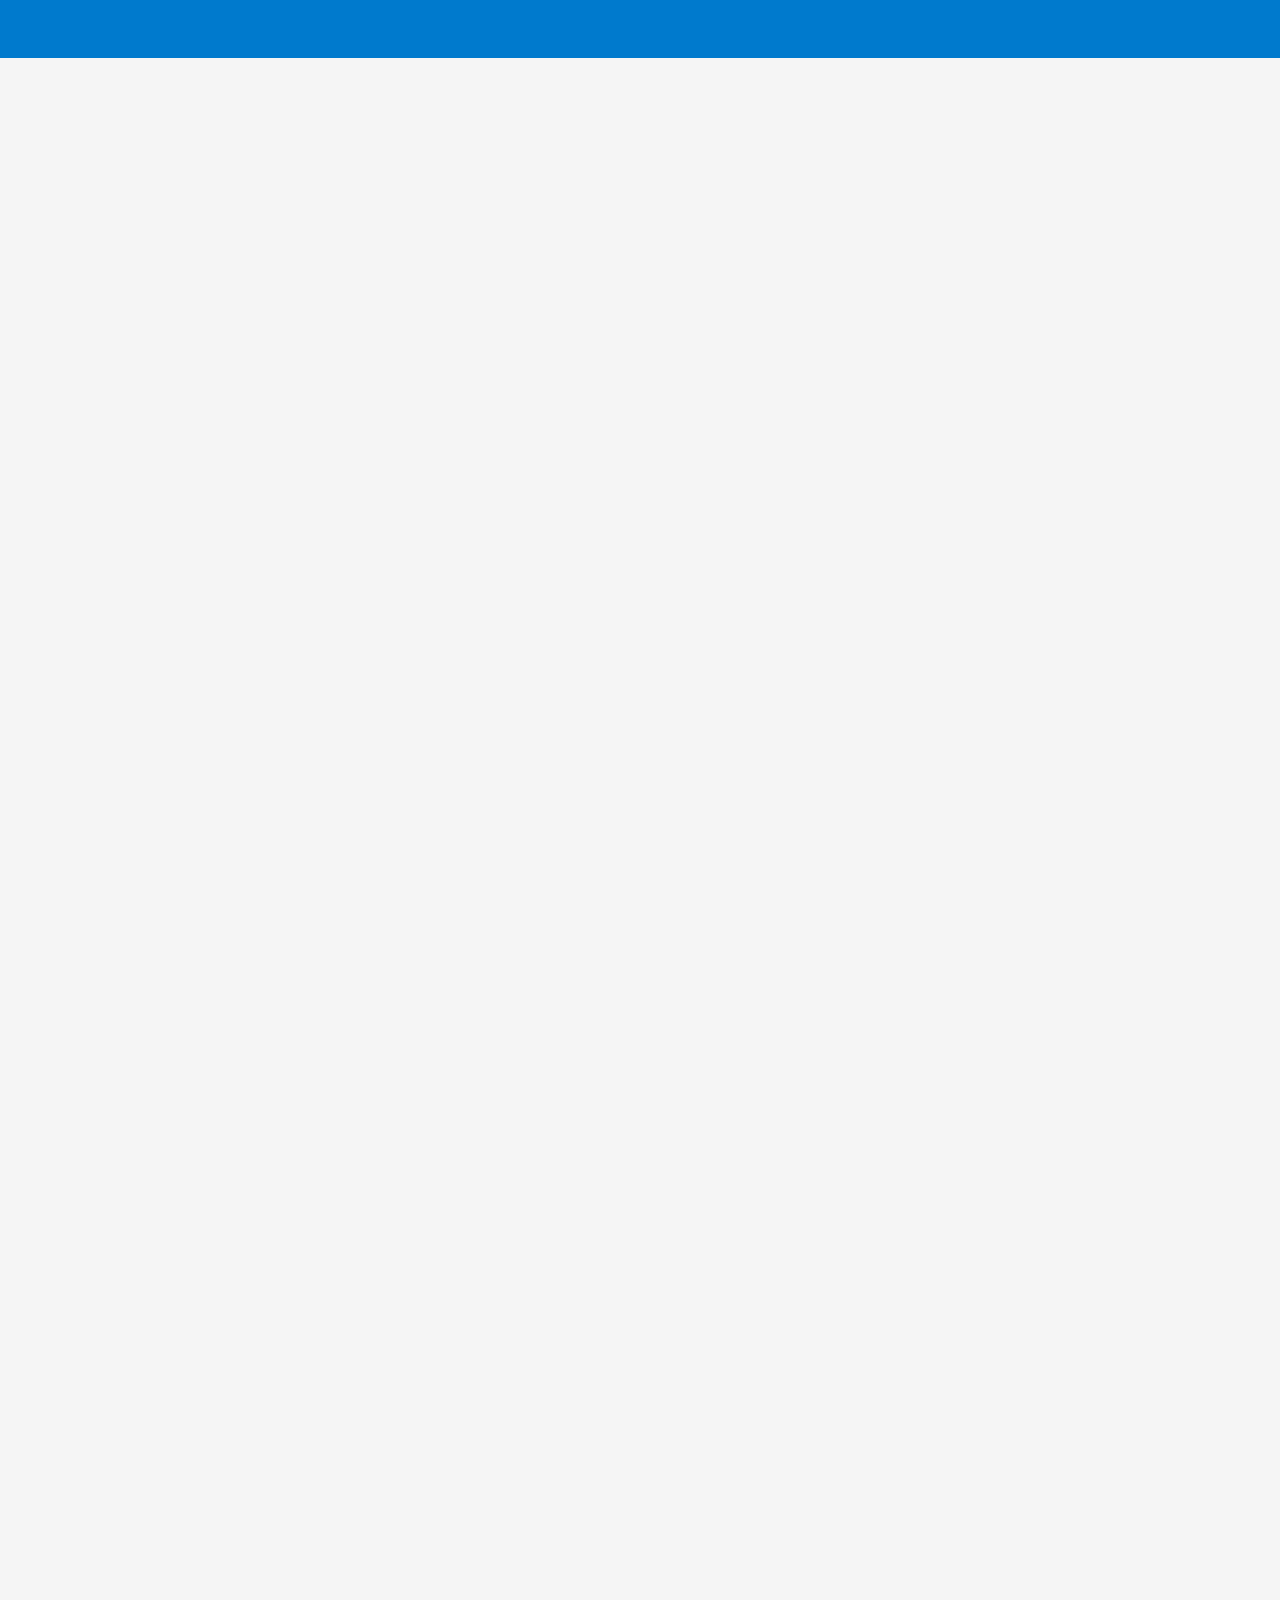
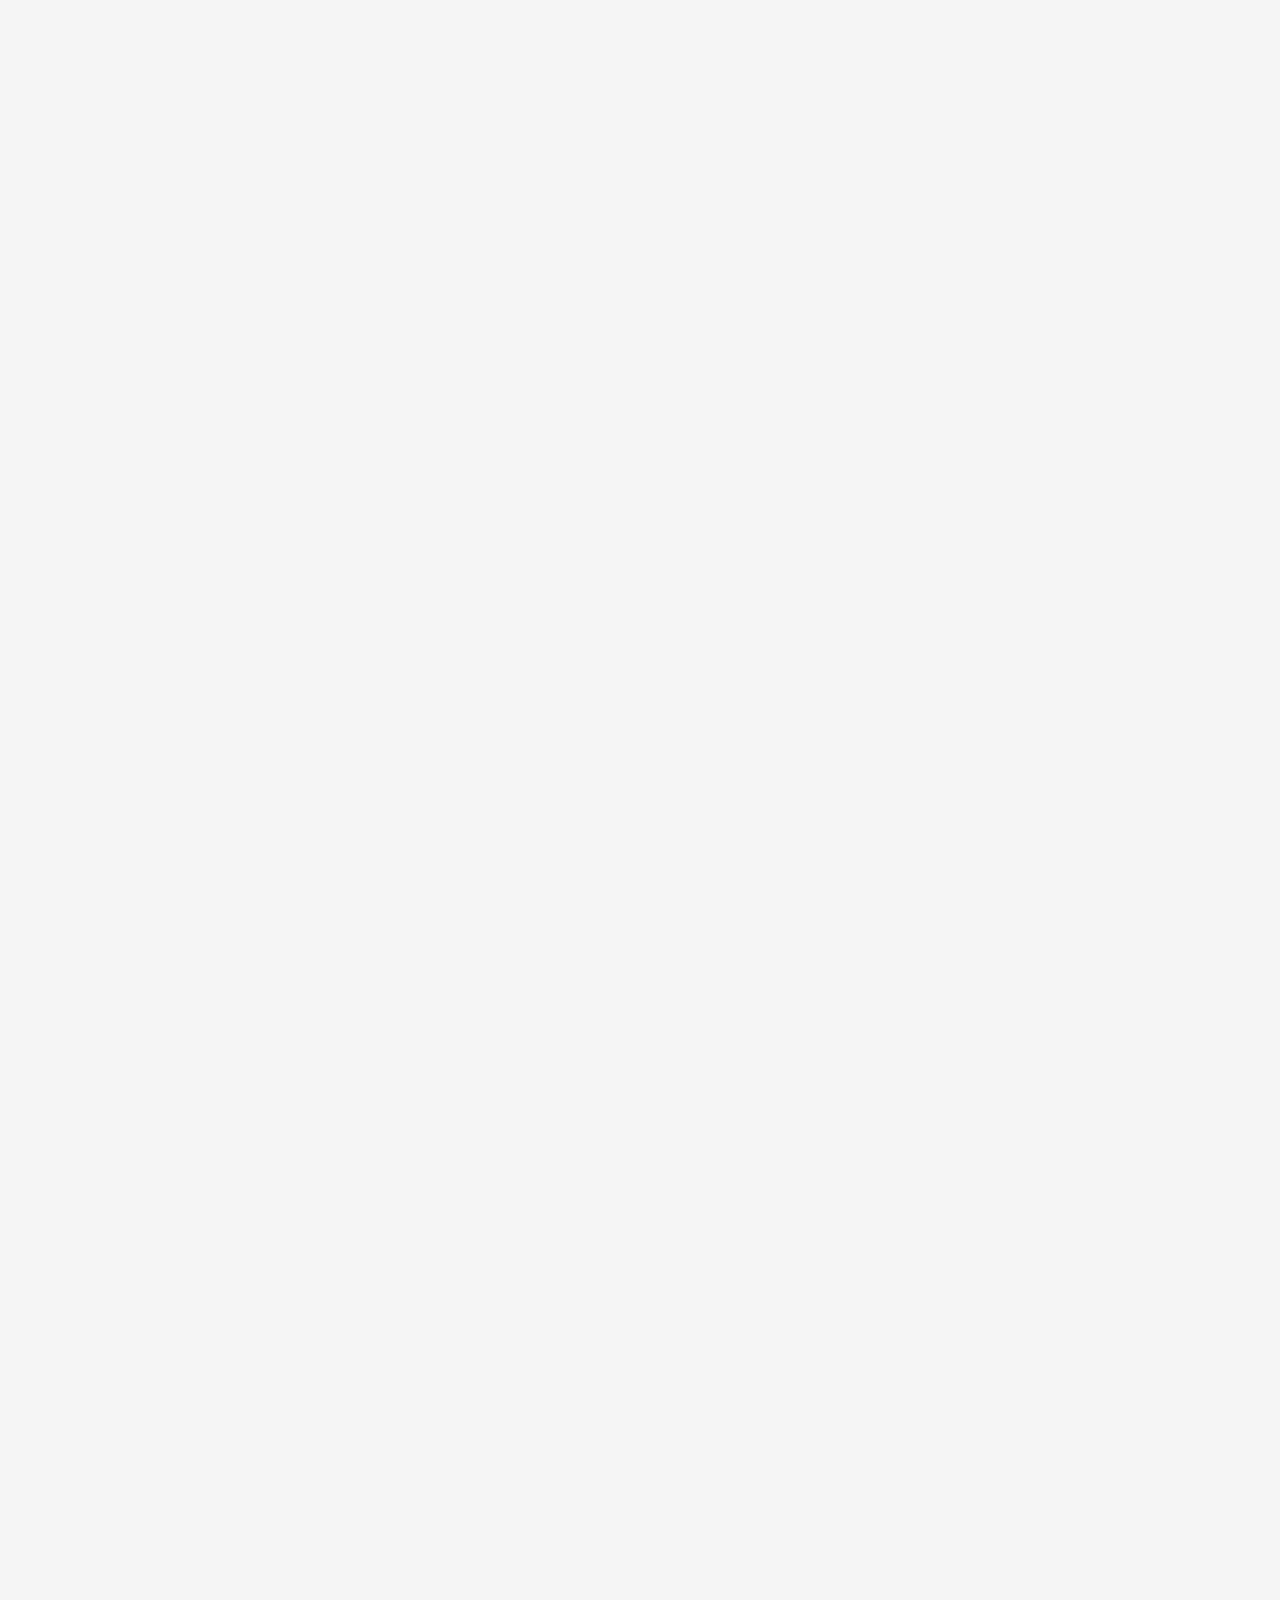
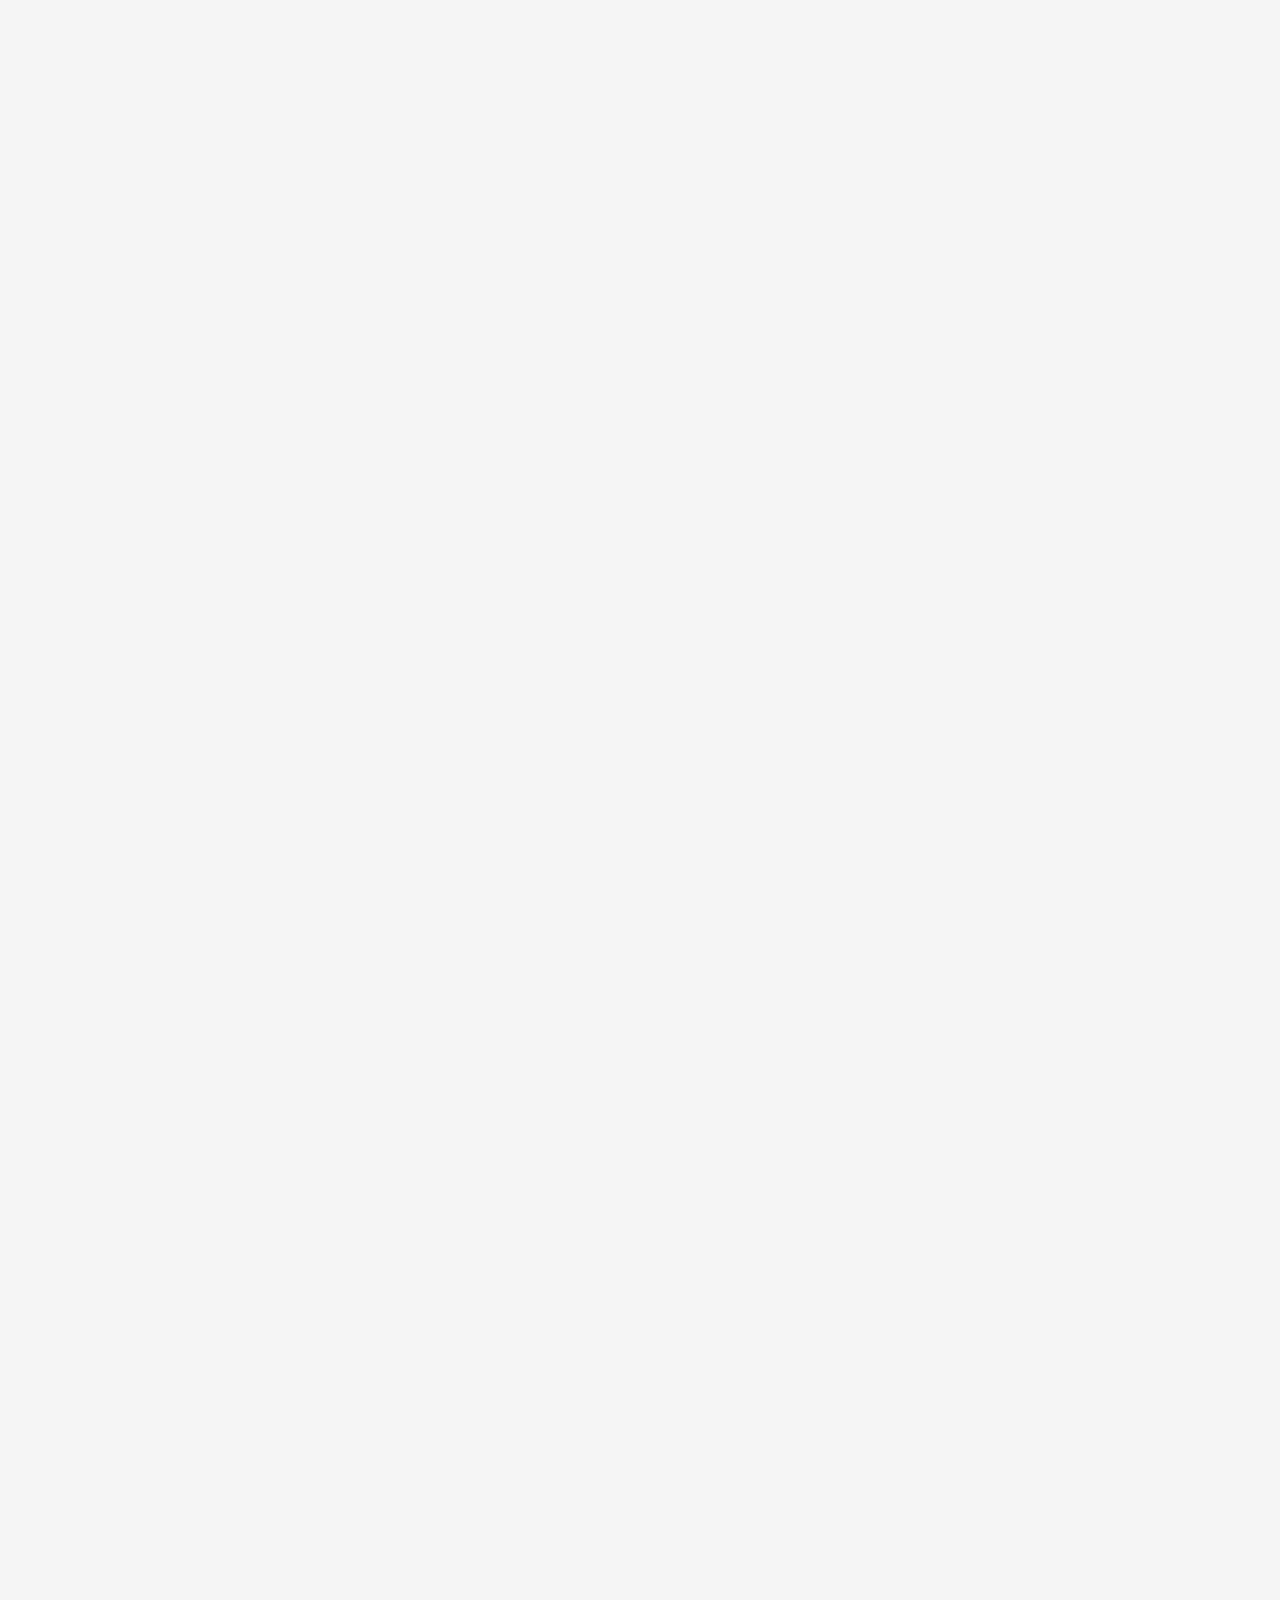
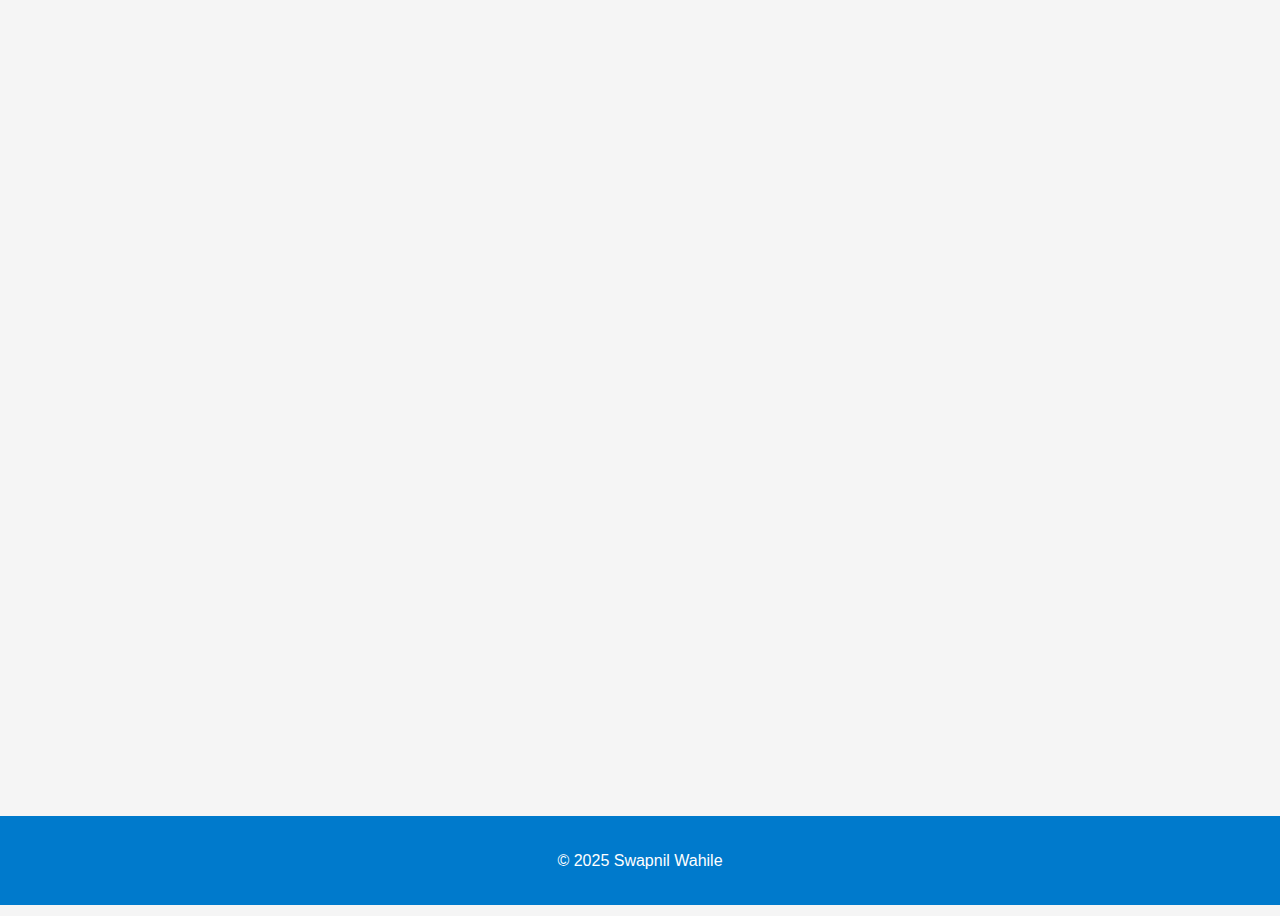
<file: index.html>
<!DOCTYPE html>
<html lang="en">
  <head>
    <meta charset="UTF-8" />
    <meta name="viewport" content="width=device-width, initial-scale=1.0" />
    <title>Swapnil Wahile - Portfolio</title>
    <link rel="stylesheet" href="style.css" />
    <link rel="icon" type="image/png" href="favicon.png" />
    <link
      rel="stylesheet"
      href="https://cdnjs.cloudflare.com/ajax/libs/font-awesome/6.4.0/css/all.min.css"
    />
    <!-- AOS CSS -->
    <link href="https://unpkg.com/aos@2.3.4/dist/aos.css" rel="stylesheet" />
  </head>
  <body>
    <div id="page-loader">
      <div class="loader">
        <div class="circle"></div>
        <div class="circle"></div>
        <div class="circle"></div>
        <div class="circle"></div>
      </div>
    </div>

    <header>
      <div class="container">
        <!-- <div class="logo">Swapnil</div> -->
        <nav>
          <div class="menu-toggle" id="mobile-menu">
            <span></span>
            <span></span>
            <span></span>
          </div>
          <div class="nav-links">
            <a href="#about" data-aos="fade-down" data-aos-delay="100">About</a>
            <a href="#experience" data-aos="fade-down" data-aos-delay="200"
              >Experience</a
            >
            <!-- <a href="#projects">Projects</a> -->
            <a href="#skills" data-aos="fade-down" data-aos-delay="300"
              >Skills</a
            >
            <a href="#contact" data-aos="fade-down" data-aos-delay="400"
              >Contact</a
            >
            <a href="#resume" data-aos="fade-down" data-aos-delay="500"
              >Resume</a
            >
          </div>
        </nav>
      </div>
    </header>

    <section id="about" data-aos="fade-down">
      <h2>About Me</h2>
      <div class="about-container">
        <div class="about-text">
          <p>
            Hello! I'm <strong>Swapnil Wahile</strong>, a Software Engineer from
            Pune, India. I have over 2 years of experience in building dynamic
            web applications using ReactJS and JavaScript. I'm passionate about
            crafting scalable, user-friendly solutions that enhance business
            operations.
          </p>

          <p>
            I completed my <strong>BE in Information Technology</strong> from
            Pune University in July 2023 with a CGPA of 9.3. Prior to that, I
            earned my <strong>Diploma in Computer Engineering</strong> from
            Government Polytechnic, Amravati in September 2020, securing 77.94%.
          </p>

          <p>
            Most recently, I was working as a
            <strong>Software Engineer Level II at Vmedulife Software</strong>,
            where I contributed to campus management solutions by focusing on
            frontend architecture, API integrations, and performance
            optimization.
          </p>
        </div>
        <img
          data-aos="flip-up"
          src="my-photo.png"
          alt="Swapnil Wahile"
          class="about-photo"
        />
      </div>
    </section>

    <section id="experience" data-aos="fade-up">
      <h2>Experience</h2>
      <div class="experience">
        <div class="card">
          <h3>Software Engineer Level II</h3>
          <p>
            <strong>Vmedulife Software, Pune</strong><br />Nov 2024 - Jun 2025
          </p>
          <ul>
            <li>
              Contributed to an ERP-based modular campus management system
              adopted by 500+ institutions, streamlining academic workflows and
              reducing manual reporting efforts by 40%.
            </li>
            <li>
              Integrated payment gateways (e.g., Razorpay) — resulting in 3x
              faster fee collection and a 25% reduction in transaction errors.
            </li>
            <li>
              Built and maintained modules for dynamic report generation and
              printing, cutting administrative processing time by 50%.
            </li>
            <li>
              Independently built a standalone React app for the NAAC committee
              to visualize academic result analysis — featuring dynamic charts,
              customizable tables and forms, question paper generation, and a
              responsive UI from Figma; improved stakeholder reporting
              turnaround by 60%.
            </li>
            <li>
              Delivered 15+ features over 6 release cycles using Agile
              methodology, ensuring consistent delivery and improvement.
            </li>
          </ul>
          <p>
            <strong>Technologies:</strong> ReactJS, Redux Toolkit, JavaScript,
            React Router, Bootstrap, CSS, REST APIs, Recharts.
          </p>
        </div>

        <div class="card" data-aos="fade-up">
          <h3>Jr. Software Engineer</h3>
          <p>
            <strong>NityaObject Software Services, Pune</strong><br />Jul 2023 -
            Oct 2024
          </p>
          <ul>
            <li>
              Contributed front-end development of a health service web app used
              by 5+ clinics, supporting 1,000+ monthly users for online
              consultations and report tracking.
            </li>
            <li>
              Enabled appointment scheduling and patient data management —
              reducing manual coordination by 70%.
            </li>
            <li>
              Implemented React Router and lazy loading for performance
              optimization, revamped authentication screens, and migrated legacy
              class-based components to modern function-based architecture.
            </li>
            <li>
              The platform enables scheduling, manages patient data such as
              reports and prescriptions, and tracks payment histories.
            </li>
            <li>
              By creating this application, We improved the efficiency and user
              experience of interactions between healthcare providers and
              clients, delivering a responsive and intuitive interface that
              streamlined operations.
            </li>
          </ul>
          <p>
            <strong>Technologies:</strong> ReactJS, JavaScript, React Router,
            Bootstrap, CSS, REST APIs, MUI
          </p>
        </div>

        <div class="card" data-aos="fade-up">
          <h3>Software Engineer Intern</h3>
          <p>
            <strong>NityaObject Software Services, Pune</strong><br />Feb 2023 -
            Jun 2023
          </p>
          <p>
            During my internship at NityaObject, I contributed to building a
            responsive health service application using ReactJS, focusing on
            creating reusable components to ensure a consistent user experience.
            I integrated RESTful APIs for efficient data handling and employed
            Git/GitHub for version control. Additionally, I validated and tested
            API endpoints using Postman to ensure robust functionality and
            performance.
          </p>
          <p>
            <strong>Technologies:</strong> ReactJS, REST APIs, GitHub, Postman
          </p>
        </div>
      </div>
    </section>

    <section id="projects" data-aos="fade-up">
      <h2>Projects</h2>
      <div class="projects">
        <div class="card">
          <h3>Collaborative Learning Tracker</h3>
          <p>
            A feature-rich web app designed to help students and mentors
            collaboratively plan and track study schedules. Users can create
            personalized study plans, add tasks with deadlines, and monitor
            progress through interactive charts and dashboards. The application
            leverages React for a responsive UI, Bootstrap for styling, and
            Socket.IO for real-time collaboration — ensuring updates are
            instantly visible across all participants.
          </p>
          <ul>
            <li>
              <strong>Real-time task updates:</strong> See additions and
              completions live, fostering teamwork.
            </li>
            <li>
              <strong>Calendar planner:</strong> Schedule study sessions and
              view upcoming deadlines.
            </li>
            <li>
              <strong>Rich notes & resources:</strong> Share detailed study
              materials with collaborators.
            </li>
            <li>
              <strong>Progress visualization:</strong> Track completion rates by
              subject using charts.
            </li>
            <li>
              <strong>Dark/light mode:</strong> Enhanced usability for long
              study hours.
            </li>
          </ul>
          <p>
            Deployed on Vercel with CI/CD integration for seamless updates on
            each Git push.
          </p>
          <a
            class="btn"
            href="https://collaborative-learning-tracker.vercel.app/"
            target="_blank"
          >
            Visit App <i class="fas fa-up-right-from-square"></i>
          </a>
        </div>
        <!-- <div class="card">
          <h3>Event Management App</h3>
          <p>
            Web platform to schedule and manage events, activities, vendors, and
            guests with interactive dashboards.
          </p>
        </div> -->
      </div>
    </section>

    <section id="skills" data-aos="fade-up">
      <h2>Skills</h2>
      <h3>Languages & Frameworks:</h3>
      <div class="grid soft-skills">
        <div>ReactJS</div>
        <div>JavaScript</div>
        <div>Redux</div>
        <div>HTML</div>
        <div>CSS</div>
        <div>SCSS</div>
        <div>Bootstrap</div>
        <div>MUI</div>
      </div>
      <h3>Tools & Platforms:</h3>
      <div class="grid soft-skills">
        <div>Git</div>
        <div>GitHub</div>
        <div>JIRA</div>
        <div>Postman</div>
        <div>Linux</div>
      </div>
      <h3>Concepts:</h3>
      <div class="grid soft-skills">
        <div>OOP</div>
        <div>Data Structures</div>
        <div>RESTful APIs</div>
        <div>State Management</div>
        <div>Browser Debugging</div>
        <div>React Hooks</div>
        <div>React Routing</div>
        <div>Lazy Loading</div>
        <div>Unit Testing</div>
        <div>Performance Optimization</div>
        <div>Responsive Design</div>
      </div>
      <h3>Libraries Experienced With:</h3>
      <div class="grid soft-skills">
        <div>Formik</div>
        <div>Yup</div>
        <div>React-Toastify</div>
        <div>Moment js</div>
        <div>Rechart js</div>
        <div>Axios</div>
        <div>React Router</div>
        <div>MUI</div>
        <div>i18next</div>
      </div>
      <h3>Soft Skills:</h3>
      <div class="grid soft-skills">
        <div>Problem Solving</div>
        <div>Critical Thinking</div>
        <div>Teamwork</div>
        <div>Communication</div>
        <div>Adaptability</div>
        <div>Eagerness to Learn</div>
        <div>Collaboration</div>
      </div>
    </section>

    <section id="certs" data-aos="fade-up">
      <h2>Certifications</h2>
      <div class="grid certs">
        <div class="card">
          <p>
            <strong>Data Structures</strong><br />
            University of California San Diego and offered through Coursera -
            Dec 2022
          </p>
          <a
            class="btn"
            href="https://www.coursera.org/account/accomplishments/verify/EGBBTHXQCBV4"
            target="_blank"
            >View Certificate <i class="fas fa-up-right-from-square"></i
          ></a>
        </div>
        <div class="card">
          <p>
            <strong
              >Oracle Autonomous Database Cloud 2021 Certified
              Specialist</strong
            ><br />
            Oracle University - Jan 2022
          </p>
          <a
            class="btn"
            href="https://drive.google.com/file/d/15kWQ5N6kHrHjVLm3aNl6g6pO9kbIphWc/view"
            target="_blank"
            >View Certificate <i class="fas fa-up-right-from-square"></i
          ></a>
        </div>
        <div class="card">
          <p>
            <strong
              >Oracle Cloud Infrastructure Foundations 2021 Certified
              Associate</strong
            ><br />
            Oracle University - Dec 2021
          </p>
          <a
            class="btn"
            href="https://drive.google.com/file/d/1m7yg5olPRSaNH8R6D-5z4yG2BG2vZJBm/view"
            target="_blank"
            >View Certificate <i class="fas fa-up-right-from-square"></i
          ></a>
        </div>
      </div>
    </section>

    <section id="awards" data-aos="fade-up">
      <h2>Awards</h2>
      <div class="grid awards">
        <div>
          Emerging Star Award for outstanding contributions and dedication.
        </div>
        <div>
          Optimized web applications to improve performance and user experience.
        </div>
      </div>
    </section>

    <section id="contact" data-aos="fade-up">
      <h2>Contact</h2>
      <p>
        <i class="fas fa-envelope"></i>
        Email:
        <a href="mailto:swapnilwahile24@gmail.com">swapnilwahile24@gmail.com</a
        ><br />

        <i class="fas fa-phone"></i>
        Phone: <a href="tel:+917350063400">(+91) 7350063400</a><br />

        <i class="fab fa-github"></i>
        GitHub:
        <a href="https://github.com/SwapnilWahile" target="_blank"
          >github.com/SwapnilWahile</a
        ><br />

        <i class="fab fa-linkedin"></i>
        LinkedIn:
        <a
          href="https://www.linkedin.com/in/swapnil-wahile-752a48220"
          target="_blank"
          >linkedin.com/in/swapnil-wahile</a
        >
      </p>
    </section>

    <section id="resume" data-aos="fade-up">
      <h2>Resume</h2>
      <p>You can view my full resume below:</p>
      <a class="btn" href="swapnil wahile resume_.pdf" target="_blank"
        >View Resume <i class="fas fa-up-right-from-square"></i
      ></a>
    </section>

    <section id="get-in-touch" data-aos="fade-up">
      <h2>Get In Touch</h2>
      <p>
        My inbox is always open for discussing frontend engineering roles,
        building intuitive and high-performance web applications, or exploring
        innovative UI/UX solutions. Whether you have a potential opportunity, a
        challenging project, or simply want to chat about modern JavaScript
        frameworks and scalable frontend architectures — feel free to reach out.
        I'd love to connect and collaborate!
      </p>
      <a class="btn" href="mailto:swapnilwahile24@gmail.com">Mail Me</a>
    </section>

    <footer>&copy; 2025 Swapnil Wahile</footer>

    <script src="script.js"></script>
    <!-- AOS JS -->
    <script src="https://unpkg.com/aos@2.3.4/dist/aos.js"></script>
  </body>
</html>
</file>
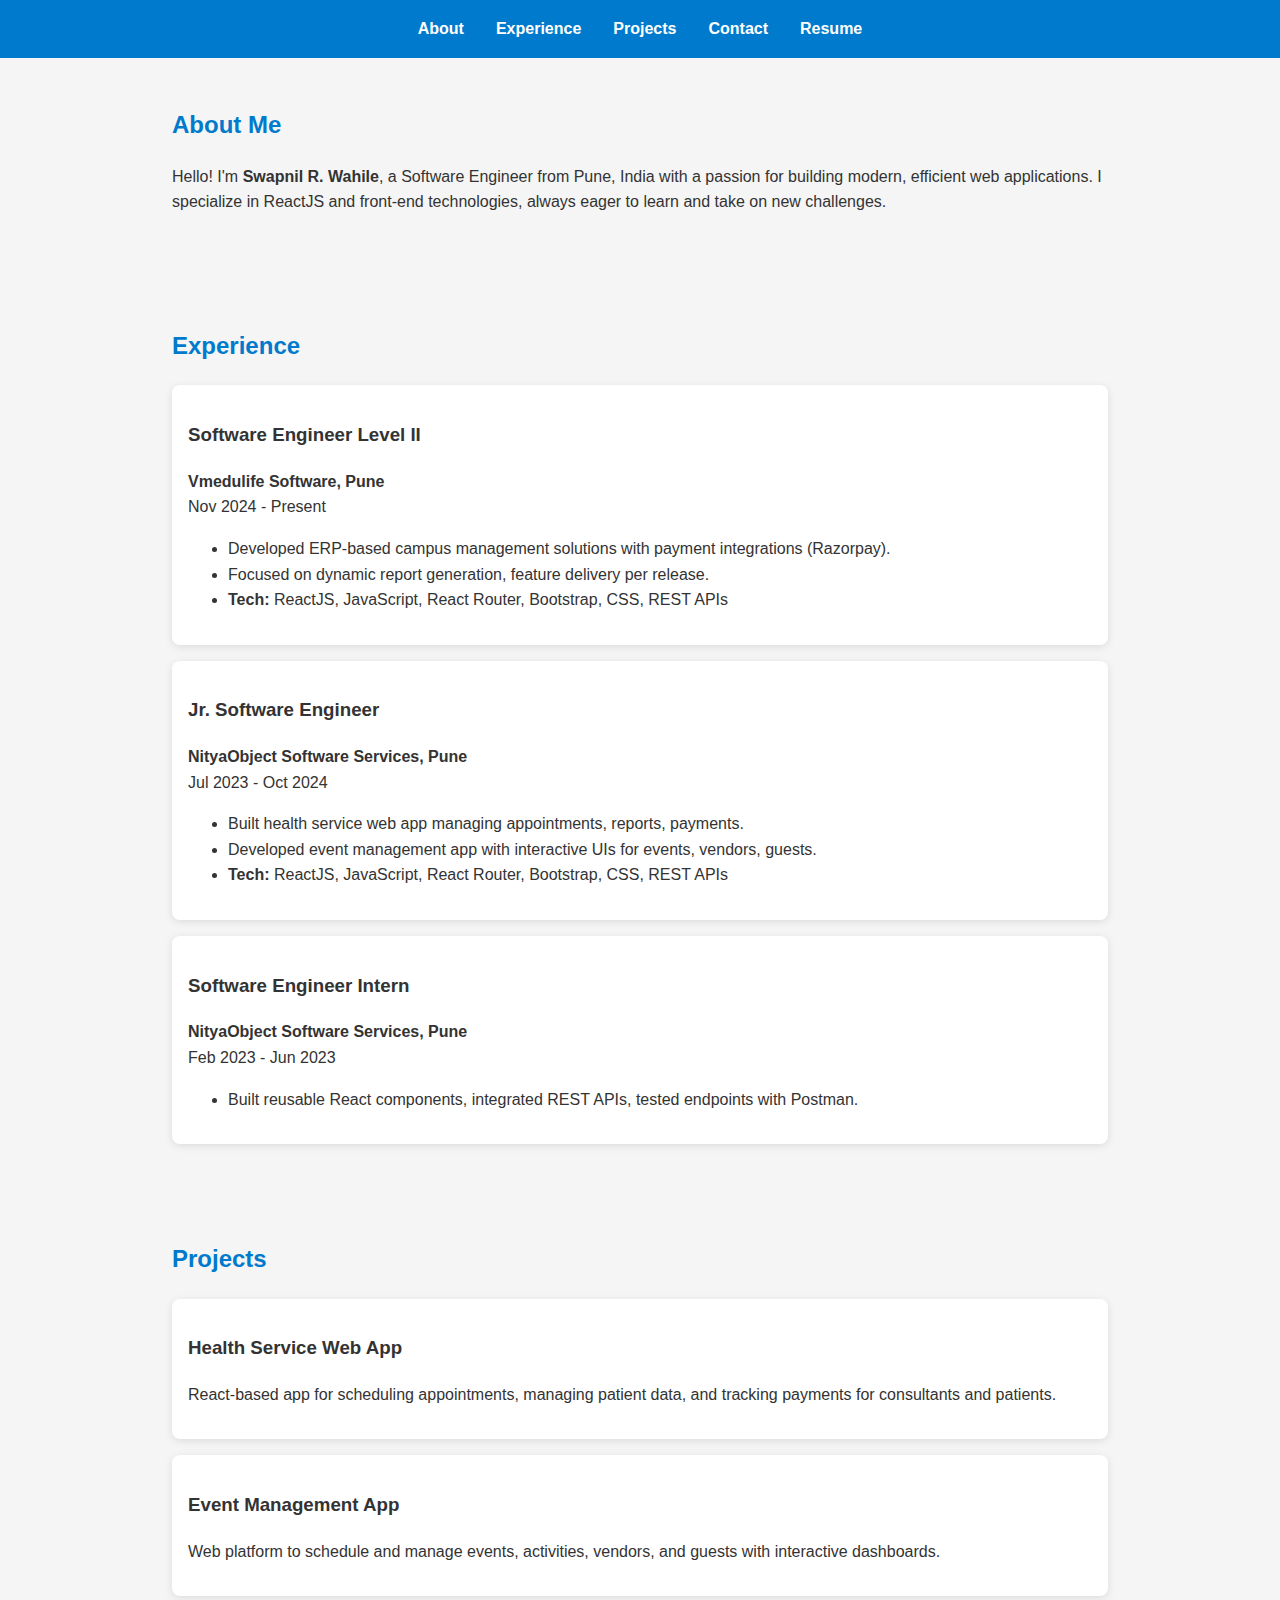
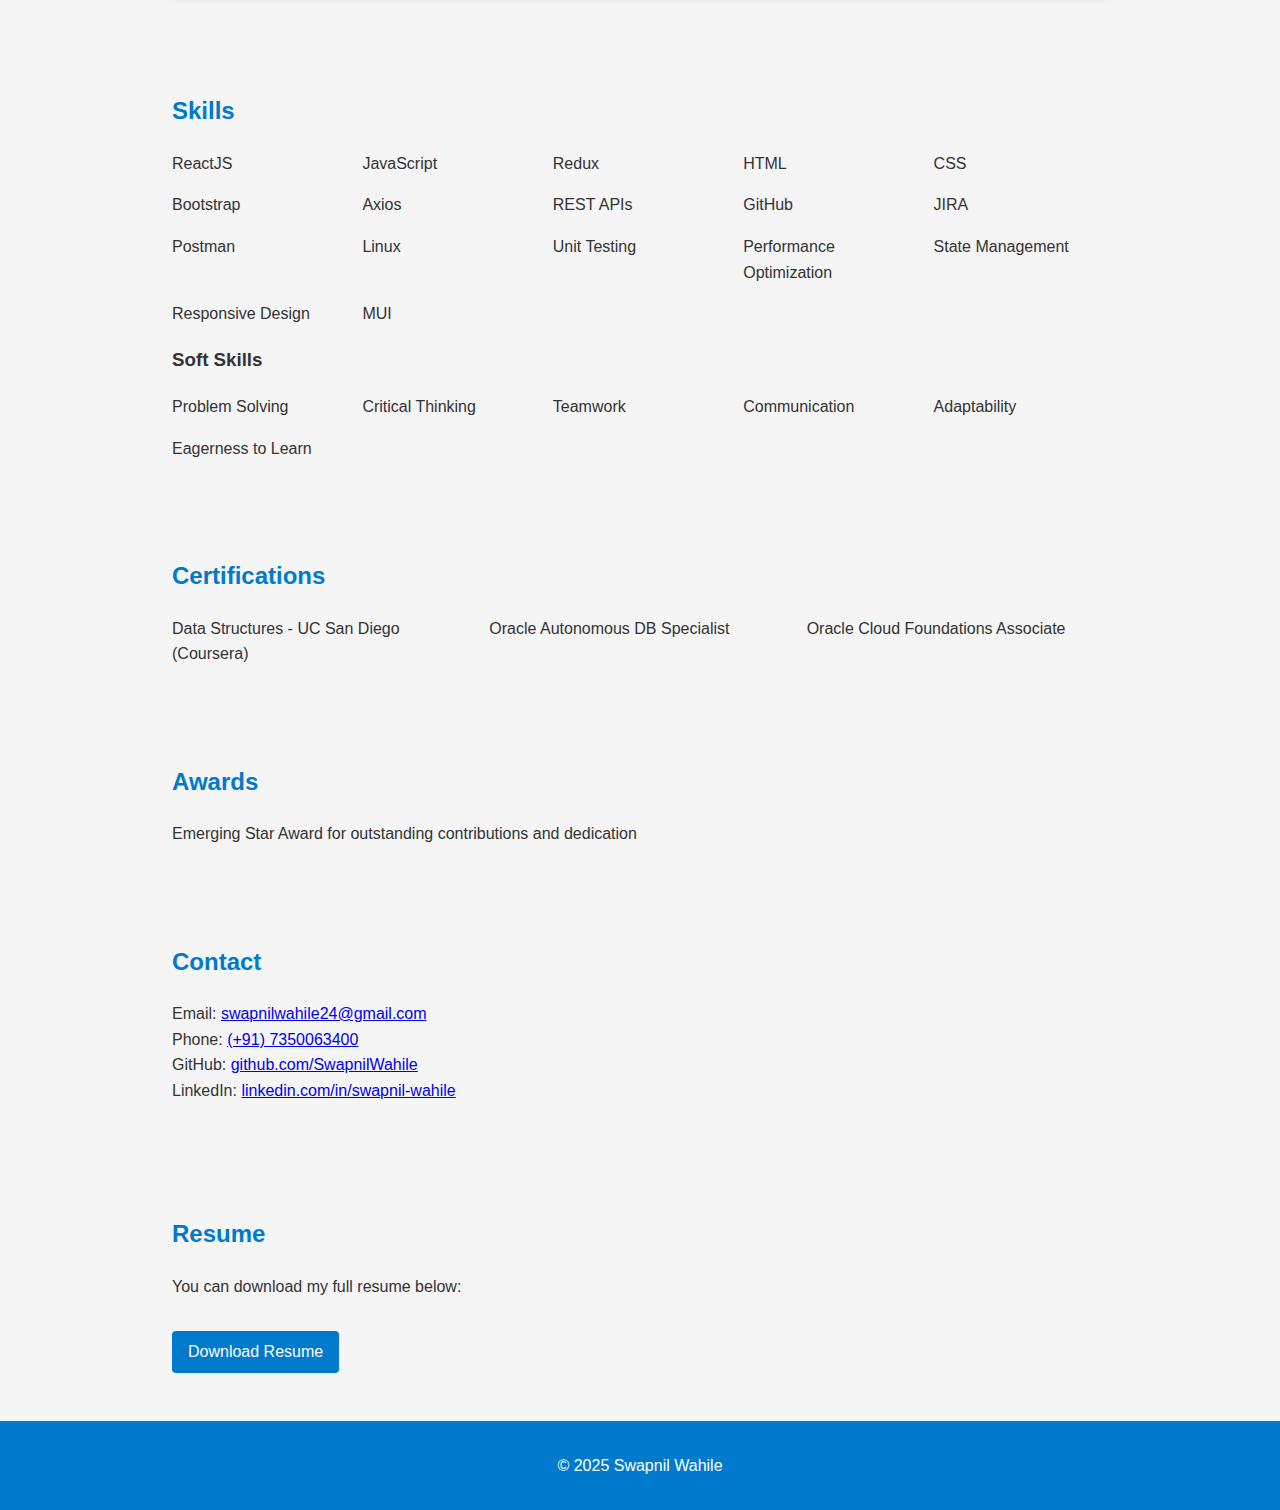
<file: portfolio.html>
<!DOCTYPE html>
<html lang="en">
<head>
  <meta charset="UTF-8" />
  <meta name="viewport" content="width=device-width, initial-scale=1.0"/>
  <title>Swapnil Wahile - Portfolio</title>
  <style>
    :root {
      --primary: #007acc;
      --secondary: #f5f5f5;
      --dark: #333;
      --light: #fff;
    }
    * {
      box-sizing: border-box;
      scroll-behavior: smooth;
    }
    body {
      font-family: 'Segoe UI', Tahoma, Geneva, Verdana, sans-serif;
      line-height: 1.6;
      margin: 0;
      background: var(--secondary);
      color: var(--dark);
    }
    header {
      background: var(--primary);
      color: var(--light);
      padding: 1rem 2rem;
      position: sticky;
      top: 0;
      z-index: 1000;
    }
    header nav {
      display: flex;
      justify-content: center;
      gap: 2rem;
    }
    header nav a {
      color: var(--light);
      text-decoration: none;
      font-weight: bold;
    }
    header nav a:hover {
      text-decoration: underline;
    }
    section {
      padding: 3rem 2rem;
      max-width: 1000px;
      margin: auto;
    }
    h2 {
      margin-top: 0;
      color: var(--primary);
    }
    .grid {
      display: grid;
      gap: 1rem;
    }
    .skills, .soft-skills, .certs, .awards {
      grid-template-columns: repeat(auto-fit, minmax(150px, 1fr));
    }
    .experience, .projects {
      display: flex;
      flex-direction: column;
      gap: 1rem;
    }
    .card {
      background: var(--light);
      padding: 1rem;
      border-radius: 8px;
      box-shadow: 0 2px 8px rgba(0,0,0,0.1);
    }
    footer {
      text-align: center;
      padding: 2rem;
      background: var(--primary);
      color: var(--light);
    }
    a.btn {
      display: inline-block;
      margin-top: 1rem;
      background: var(--primary);
      color: var(--light);
      padding: 0.5rem 1rem;
      border-radius: 4px;
      text-decoration: none;
    }
    a.btn:hover {
      background: #005fa3;
    }
  </style>
</head>
<body>

<header>
  <nav>
    <a href="#about">About</a>
    <a href="#experience">Experience</a>
    <a href="#projects">Projects</a>
    <a href="#contact">Contact</a>
    <a href="#resume">Resume</a>
  </nav>
</header>

<section id="about">
  <h2>About Me</h2>
  <p>Hello! I'm <strong>Swapnil R. Wahile</strong>, a Software Engineer from Pune, India with a passion for building modern, efficient web applications. I specialize in ReactJS and front-end technologies, always eager to learn and take on new challenges.</p>
</section>

<section id="experience">
  <h2>Experience</h2>
  <div class="experience">
    <div class="card">
      <h3>Software Engineer Level II</h3>
      <p><strong>Vmedulife Software, Pune</strong><br>Nov 2024 - Present</p>
      <ul>
        <li>Developed ERP-based campus management solutions with payment integrations (Razorpay).</li>
        <li>Focused on dynamic report generation, feature delivery per release.</li>
        <li><strong>Tech:</strong> ReactJS, JavaScript, React Router, Bootstrap, CSS, REST APIs</li>
      </ul>
    </div>
    <div class="card">
      <h3>Jr. Software Engineer</h3>
      <p><strong>NityaObject Software Services, Pune</strong><br>Jul 2023 - Oct 2024</p>
      <ul>
        <li>Built health service web app managing appointments, reports, payments.</li>
        <li>Developed event management app with interactive UIs for events, vendors, guests.</li>
        <li><strong>Tech:</strong> ReactJS, JavaScript, React Router, Bootstrap, CSS, REST APIs</li>
      </ul>
    </div>
    <div class="card">
      <h3>Software Engineer Intern</h3>
      <p><strong>NityaObject Software Services, Pune</strong><br>Feb 2023 - Jun 2023</p>
      <ul>
        <li>Built reusable React components, integrated REST APIs, tested endpoints with Postman.</li>
      </ul>
    </div>
  </div>
</section>

<section id="projects">
  <h2>Projects</h2>
  <div class="projects">
    <div class="card">
      <h3>Health Service Web App</h3>
      <p>React-based app for scheduling appointments, managing patient data, and tracking payments for consultants and patients.</p>
    </div>
    <div class="card">
      <h3>Event Management App</h3>
      <p>Web platform to schedule and manage events, activities, vendors, and guests with interactive dashboards.</p>
    </div>
  </div>
</section>

<section id="skills">
  <h2>Skills</h2>
  <div class="grid skills">
    <div>ReactJS</div><div>JavaScript</div><div>Redux</div><div>HTML</div><div>CSS</div><div>Bootstrap</div>
    <div>Axios</div><div>REST APIs</div><div>GitHub</div><div>JIRA</div><div>Postman</div><div>Linux</div>
    <div>Unit Testing</div><div>Performance Optimization</div><div>State Management</div><div>Responsive Design</div><div>MUI</div>
  </div>
  <h3>Soft Skills</h3>
  <div class="grid soft-skills">
    <div>Problem Solving</div><div>Critical Thinking</div><div>Teamwork</div><div>Communication</div><div>Adaptability</div><div>Eagerness to Learn</div>
  </div>
</section>

<section id="certs">
  <h2>Certifications</h2>
  <div class="grid certs">
    <div>Data Structures - UC San Diego (Coursera)</div>
    <div>Oracle Autonomous DB Specialist</div>
    <div>Oracle Cloud Foundations Associate</div>
  </div>
</section>

<section id="awards">
  <h2>Awards</h2>
  <div class="grid awards">
    <div>Emerging Star Award for outstanding contributions and dedication</div>
  </div>
</section>

<section id="contact">
  <h2>Contact</h2>
  <p>Email: <a href="mailto:swapnilwahile24@gmail.com">swapnilwahile24@gmail.com</a><br>
     Phone: <a href="tel:+917350063400">(+91) 7350063400</a><br>
     GitHub: <a href="https://github.com/SwapnilWahile" target="_blank">github.com/SwapnilWahile</a><br>
     LinkedIn: <a href="https://www.linkedin.com/in/swapnil-wahile-752a48220" target="_blank">linkedin.com/in/swapnil-wahile</a>
  </p>
</section>

<section id="resume">
  <h2>Resume</h2>
  <p>You can download my full resume below:</p>
  <a class="btn" href="/swapnil wahile resume_.pdf" download>Download Resume</a>
</section>

<footer>
  &copy; 2025 Swapnil Wahile
</footer>

<script>
  // Smooth scroll fallback for browsers that don't support CSS smooth scroll
  document.querySelectorAll('header nav a').forEach(link => {
    link.addEventListener('click', function(e) {
      e.preventDefault();
      document.querySelector(this.getAttribute('href')).scrollIntoView({ behavior: 'smooth' });
    });
  });
</script>
</body>
</html>
</file>
<file: style.css>
:root {
    --primary: #007acc;
    --secondary: #f5f5f5;
    --dark: #333;
    --light: #fff;
  }
  
  * {
    box-sizing: border-box;
    scroll-behavior: smooth;
  }
  
  body {
    font-family: 'Segoe UI', Tahoma, Geneva, Verdana, sans-serif;
    line-height: 1.6;
    margin: 0;
    background: var(--secondary);
    color: var(--dark);
  }
  
  header {
    background: var(--primary);
    color: var(--light);
    padding: 1rem 2rem;
    position: sticky;
    top: 0;
    z-index: 1000;
  }
  
  header nav {
    display: flex;
    justify-content: center;
    gap: 2rem;
  }
  
  header nav a {
    color: var(--light);
    text-decoration: none;
    font-weight: bold;
  }
  
  header nav a:hover {
    text-decoration: underline;
  }
  
  section {
    padding: 3rem 2rem;
    max-width: 1000px;
    margin: auto;
  }
  
  h2 {
    margin-top: 0;
    color: var(--primary);
  }
  
  .grid {
    display: grid;
    gap: 1rem;
  }
  
  .skills, .soft-skills, .certs, .awards {
    grid-template-columns: repeat(auto-fit, minmax(150px, 1fr));
  }
  
  .experience, .projects {
    display: flex;
    flex-direction: column;
    gap: 1rem;
  }
  
  .card {
    background: var(--light);
    padding: 1rem;
    border-radius: 8px;
    box-shadow: 0 2px 8px rgba(0,0,0,0.1);
  }
  
  footer {
    text-align: center;
    padding: 2rem;
    background: var(--primary);
    color: var(--light);
  }
  
  a.btn {
    display: inline-block;
    margin-top: 1rem;
    background: var(--primary);
    color: var(--light);
    padding: 0.5rem 1rem;
    border-radius: 4px;
    text-decoration: none;
  }
  
  a.btn:hover {
    background: #005fa3;
  }
</file>
